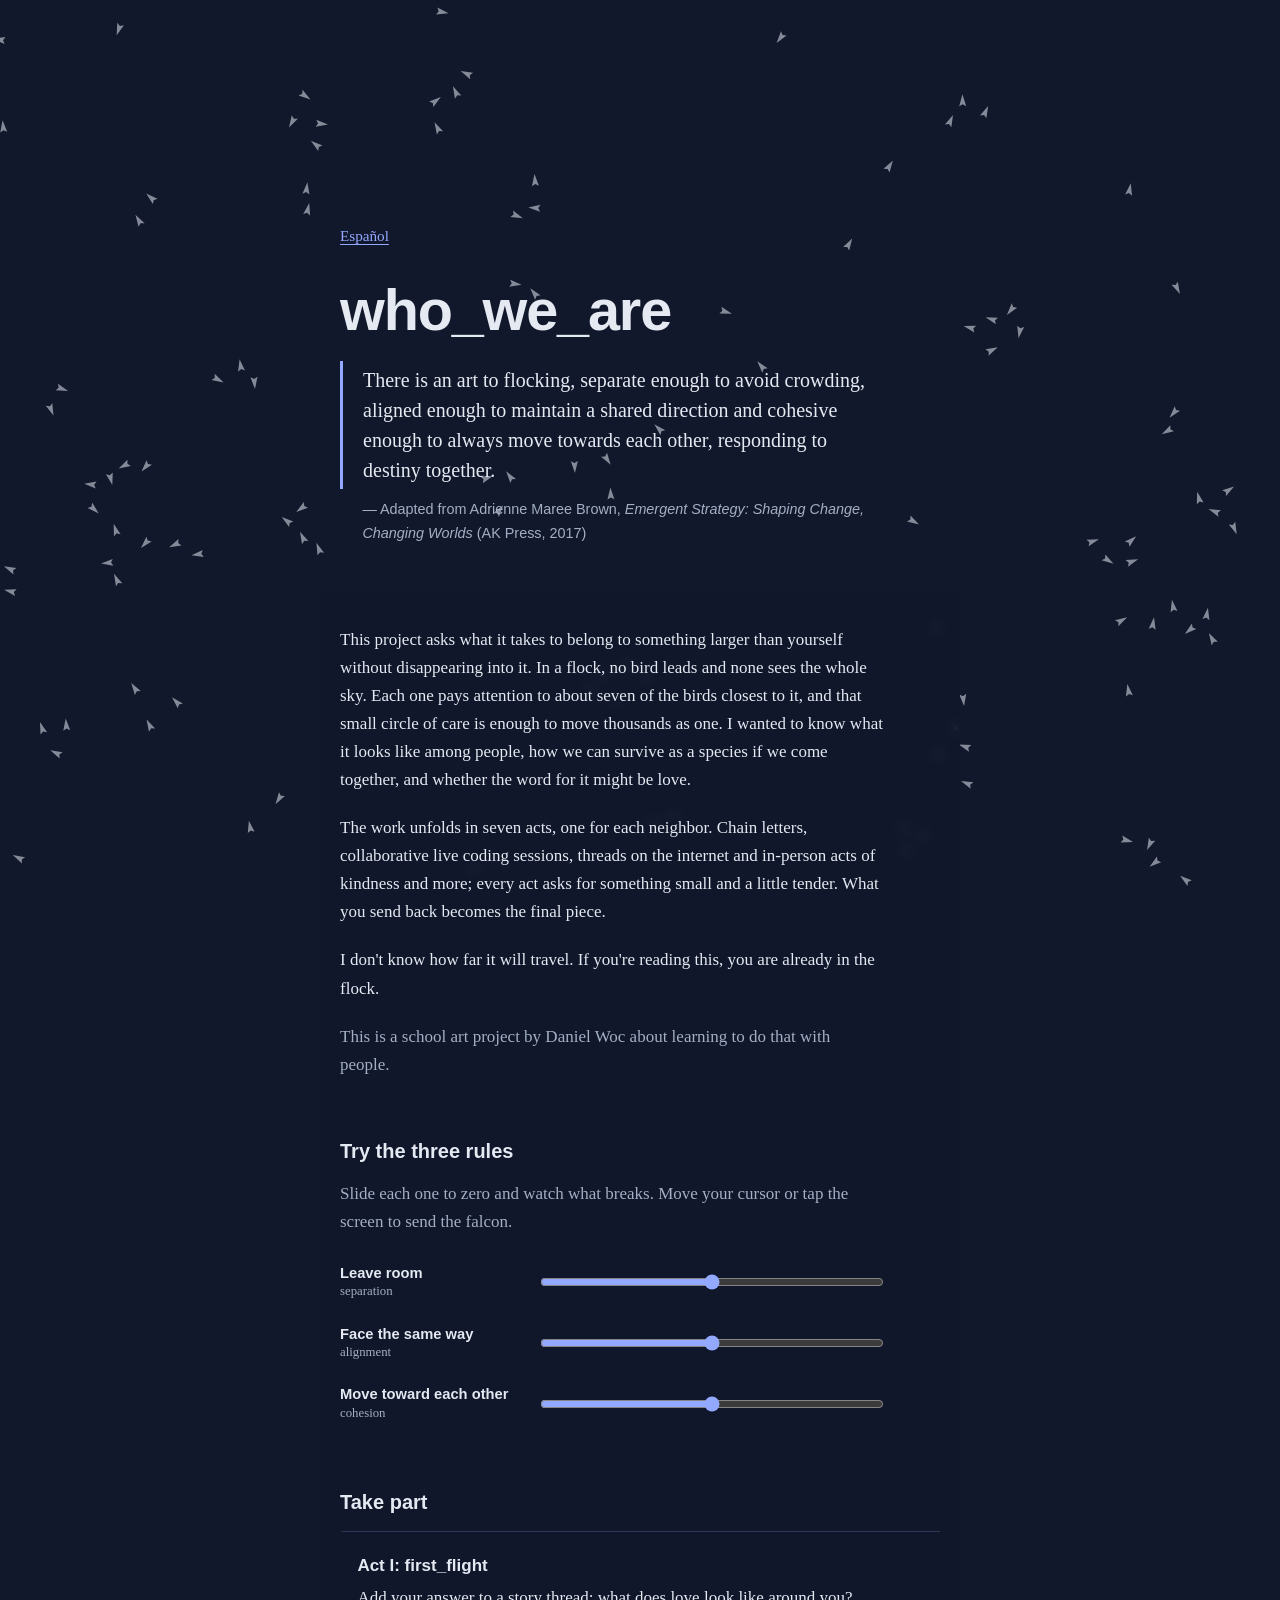
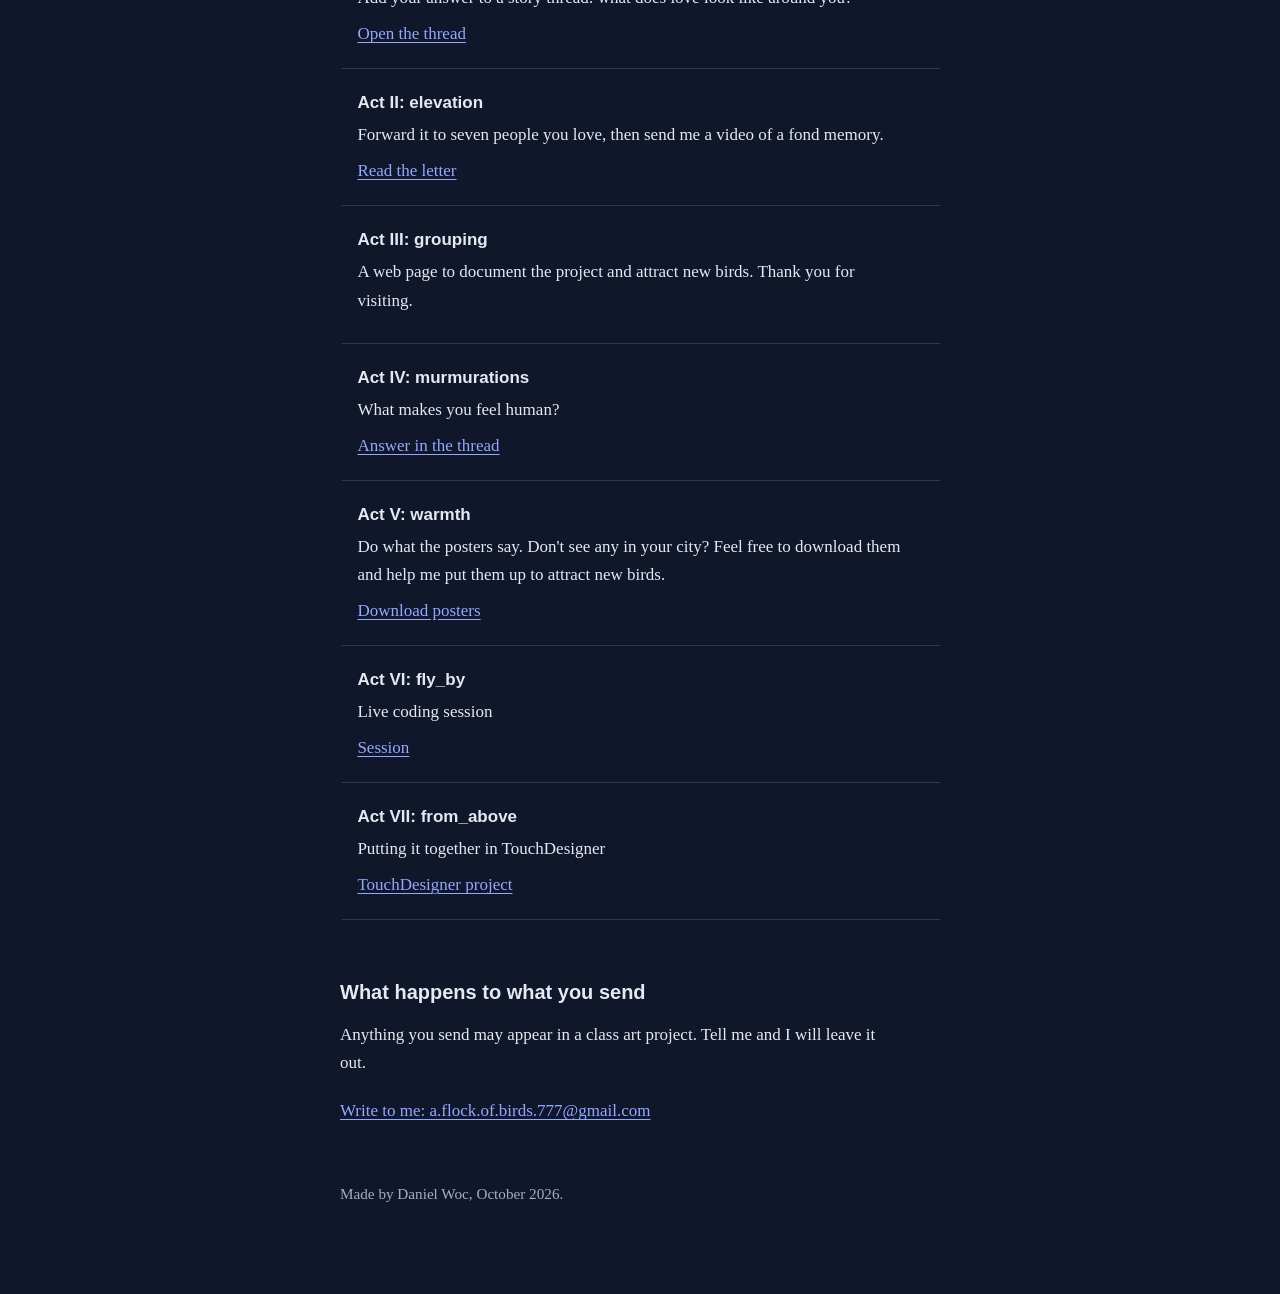
<file: Flocking/index.html>
<!doctype html>
<html lang="en">

<head>
    <meta charset="utf-8">
    <meta name="viewport" content="width=device-width, initial-scale=1">
    <title>who_we_are</title>
    <link rel="stylesheet" href="style.css">
</head>

<body>
    <canvas id="sky" aria-hidden="true"></canvas>
    <main class="wrap">
        <header class="hero">
            <p class="lang"><a href="index-es.html" hreflang="es" lang="es">Español</a></p>
            <h1>who_we_are</h1>
            <figure class="quote">
                <blockquote>
                    <p>There is an art to flocking, separate enough to avoid crowding, aligned enough to maintain a
                        shared direction and cohesive enough to always move towards each other, responding to destiny
                        together.</p>
                </blockquote>
                <figcaption>Adapted from Adrienne Maree Brown, <cite>Emergent Strategy: Shaping Change, Changing
                        Worlds</cite> (AK Press, 2017)</figcaption>
            </figure>
        </header>

        <div class="panel">
            <p>This project asks what it takes to belong to something larger than yourself without disappearing into it.
                In a flock, no bird leads and none sees the whole sky. Each one pays attention to about seven of the
                birds closest to it, and that small circle of care is enough to move thousands as one. I wanted to know
                what it looks like among people, how we can survive as a species if we come together, and whether the
                word for it might be love.</p>

            <p>The work unfolds in seven acts, one for each neighbor. Chain letters, collaborative live coding
                sessions, threads on the internet and in-person acts of kindness and more; every act asks for something
                small and a little tender. What you send back becomes the final piece.</p>

            <p>I don't know how far it will travel. If you're reading this, you are already in the flock.</p>

            <p class="soft">This is a school art project by Daniel Woc about learning to do that with people.</p>

            <h2>Try the three rules</h2>
            <p class="soft">Slide each one to zero and watch what breaks. Move your cursor or tap the screen to send the falcon.</p>
            <div class="ctl">
                  <label><span>Leave room</span><small>separation</small><input type="range" min="0" max="2" step="0.05" value="1" data-k="sep">                    </label>
                  <label><span>Face the same way</span><small>alignment</small><input type="range" min="0" max="2" step="0.05" value="1" data-k="ali"></label>
                  <label><span>Move toward each other</span><small>cohesion</small><input type="range" min="0" max="2" step="0.05" value="1" data-k="coh"></label>
            </div>

            <h2>Take part</h2>
            <div class="way" data-p="love">
                <strong>Act I: first_flight</strong>
                <p>Add your answer to a story thread: what does love look like around you?</p>
                <a href="https://www.instagram.com/stories/highlights/18009572453972535/" target="_blank"
                    rel="noopener">Open the thread</a>
            </div>
            <div class="way" data-p="letter">
                <strong>Act II: elevation</strong>
                <p>Forward it to seven people you love, then send me a video of a fond memory.</p>
                <a href="letter-en.txt" target="_blank" rel="noopener">Read the letter</a>
            </div>
              <div class="way" data-p="letter">
                <strong>Act III: grouping</strong>
                <p>A web page to document the project and attract new birds. Thank you for visiting. </p>
            </div>
            <div class="way" data-p="human">
                <strong>Act IV: murmurations </strong>
                <p>What makes you feel human?</p>
                <a
                    href="https://www.reddit.com/r/CasualConversation/comments/1wzpz0h/whats_a_moment_that_made_you_feel_human/">Answer
                    in the thread</a>
            </div>
            <div class="way" data-p="park">
                <strong>Act V: warmth</strong>
                <p>Do what the posters say. Don't see any in your city? Feel free to download them and help me put them up to attract new birds.</p>
                <a
                    href="https://drive.google.com/drive/folders/1-jIdugUN7gcYwlaLrsGHAgx5iNqsC8-g?usp=sharing">Download
                    posters</a>
            </div>
            <div class="way" data-p="park">
                <strong>Act VI: fly_by</strong>
                <p>Live coding session</p>
                <a
                    href="https://www.reddit.com/r/CasualConversation/comments/1wzpz0h/whats_a_moment_that_made_you_feel_human/">Session</a>
            </div>

            <div class="way" data-p="park">
                <strong>Act VII: from_above</strong>
                <p>Putting it together in TouchDesigner</p>
                <a
                    href="https://www.reddit.com/r/CasualConversation/comments/1wzpz0h/whats_a_moment_that_made_you_feel_human/">TouchDesigner
                    project</a>
            </div>

            <h2>What happens to what you send</h2>
            <p>Anything you send may appear in a class art project. Tell me and I will leave it out.</p>
            <p><a href="mailto:a.flock.of.birds.777@gmail.com">Write to me: a.flock.of.birds.777@gmail.com</a>
            </p>
            <footer>Made by Daniel Woc, October 2026.</footer>
        </div>
    </main>


    <script src="sketch.js"></script>
</body>

</html>
</file>
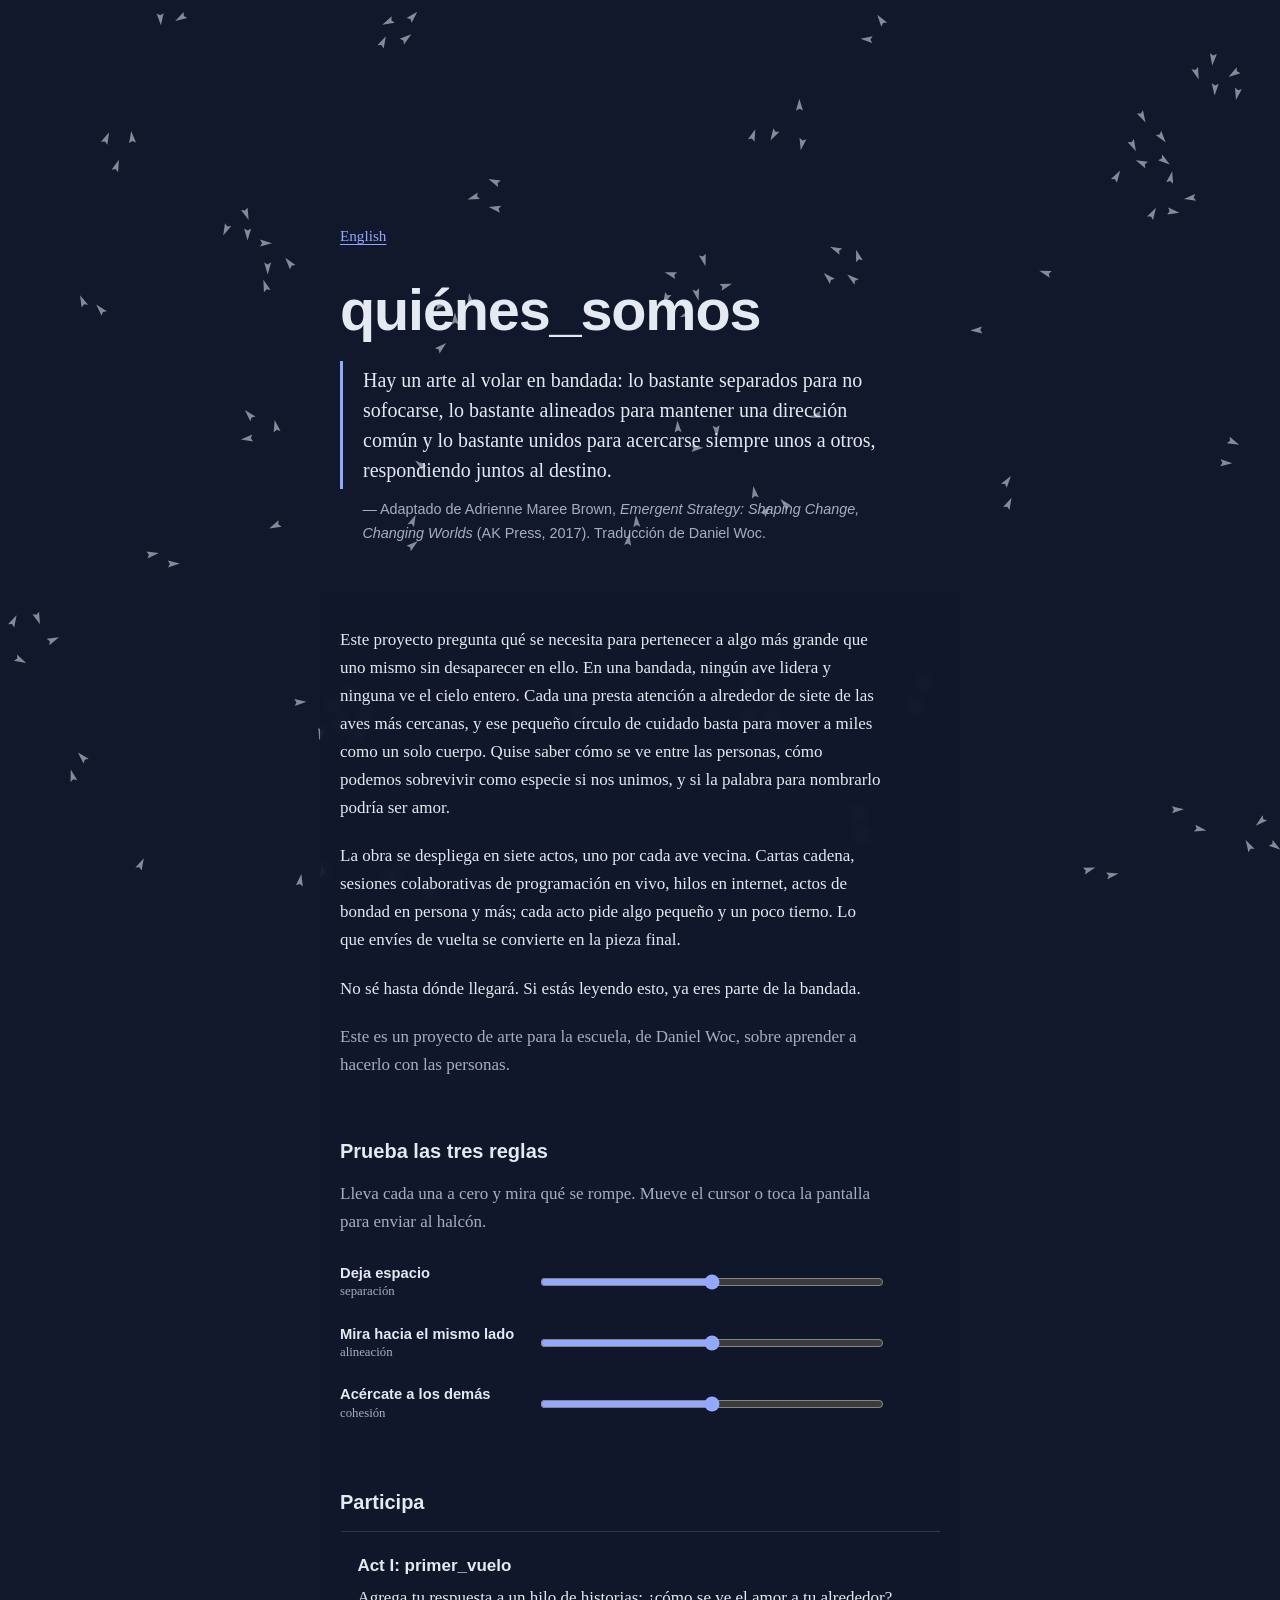
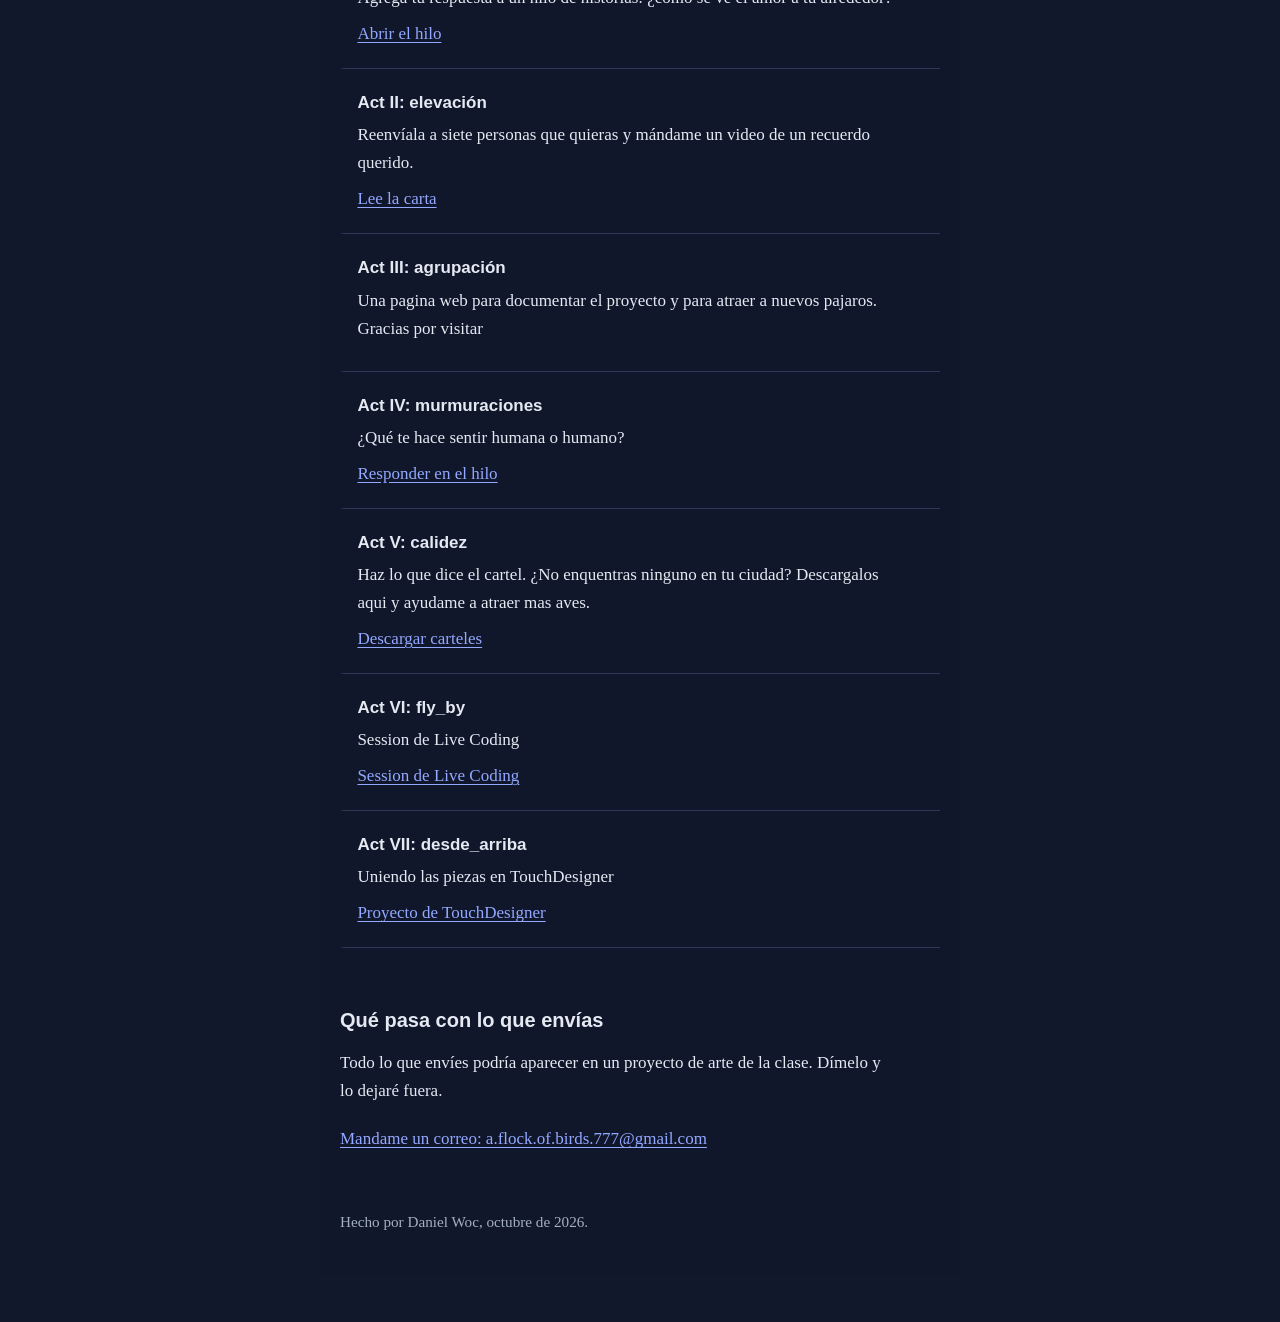
<file: Flocking/index-es.html>
<!doctype html>
<html lang="es">

<head>
    <meta charset="utf-8">
    <meta name="viewport" content="width=device-width, initial-scale=1">
    <title>quiénes_somos</title>
    <link rel="stylesheet" href="style.css">
</head>

<body>
    <canvas id="sky" aria-hidden="true"></canvas>
    <main class="wrap">
        <header class="hero">
            <p class="lang"><a href="index.html" hreflang="en" lang="en">English</a></p>
            <h1>quiénes_somos</h1>
            <figure class="quote">
                <blockquote>
                    <p>Hay un arte al volar en bandada: lo bastante separados para no sofocarse, lo bastante alineados
                        para mantener una dirección común y lo bastante unidos para acercarse siempre unos a otros,
                        respondiendo juntos al destino.</p>
                </blockquote>
                <figcaption>Adaptado de Adrienne Maree Brown, <cite>Emergent Strategy: Shaping Change, Changing
                        Worlds</cite> (AK Press, 2017). Traducción de Daniel Woc.</figcaption>
            </figure>
        </header>

        <div class="panel">
            <p>Este proyecto pregunta qué se necesita para pertenecer a algo más grande que uno mismo sin desaparecer
                en ello. En una bandada, ningún ave lidera y ninguna ve el cielo entero. Cada una presta atención a
                alrededor de siete de las aves más cercanas, y ese pequeño círculo de cuidado basta para mover a miles 
                como un solo cuerpo. Quise saber cómo se ve entre las personas, cómo podemos sobrevivir como especie 
                si nos unimos, y si la palabra para nombrarlo podría ser amor.</p>

            <p>La obra se despliega en siete actos, uno por cada ave vecina. Cartas cadena, sesiones colaborativas de
                programación en vivo, hilos en internet, actos de bondad en persona y más; cada acto pide algo pequeño y
                un poco tierno. Lo que envíes de vuelta se convierte en la pieza final.</p>

            <p>No sé hasta dónde llegará. Si estás leyendo esto, ya eres parte de la bandada.</p>

            <p class = "soft">Este es un proyecto de arte para la escuela, de Daniel Woc, sobre aprender a hacerlo con las personas.
            </p>

            <h2>Prueba las tres reglas</h2>
            <p class="soft">Lleva cada una a cero y mira qué se rompe. Mueve el cursor o toca la pantalla para enviar al halcón.</p>
            <div class="ctl">
                <label><span>Deja espacio</span><small>separación</small><input type="range" min="0" max="2" step="0.05"
                        value="1" data-k="sep"></label>
                <label><span>Mira hacia el mismo lado</span><small>alineación</small><input type="range" min="0" max="2"
                        step="0.05" value="1" data-k="ali"></label>
                <label><span>Acércate a los demás</span><small>cohesión</small><input type="range" min="0" max="2"
                        step="0.05" value="1" data-k="coh"></label>
            </div>

            <h2>Participa</h2>
            <div class="way" data-p="love">
                <strong>Act I: primer_vuelo</strong>
                <p>Agrega tu respuesta a un hilo de historias: ¿cómo se ve el amor a tu alrededor?</p>
                <a href="https://www.instagram.com/stories/highlights/18009572453972535/" target="_blank"
                    rel="noopener">Abrir el hilo</a>
            </div>
            <div class="way" data-p="letter">
                <strong>Act II: elevación </strong>
                <p>Reenvíala a siete personas que quieras y mándame un video de un recuerdo querido.</p>
                <a href="letter-es.txt" target="_blank" rel="noopener">Lee la carta</a>
            </div>
            <div class="way" data-p="letter">
                <strong>Act III: agrupación </strong>
                <p>Una pagina web para documentar el proyecto y para atraer a nuevos pajaros. Gracias por visitar</p>
            </div>
            <div class="way" data-p="human">
                <strong>Act IV: murmuraciones </strong>
                <p>¿Qué te hace sentir humana o humano?</p>
                <a href="https://www.reddit.com/r/CasualConversation/comments/1wzpz0h/whats_a_moment_that_made_you_feel_human/"
                    target="_blank" rel="noopener">Responder en el hilo</a>
            </div>
            <div class="way" data-p="park">
                <strong>Act V: calidez</strong>
                <p>Haz lo que dice el cartel. ¿No enquentras ninguno en tu ciudad? Descargalos aqui y ayudame a atraer mas aves.</p>
                <a
                    href="https://drive.google.com/drive/folders/16tzRQNJ4Z6oWMGorE9xoZe1fCIQL9aQC?usp=sharing">Descargar
                    carteles</a>
            </div>
            <div class="way" data-p="park">
                <strong>Act VI: fly_by</strong>
                <p>Session de Live Coding</p>
                <a
                    href="https://www.reddit.com/r/CasualConversation/comments/1wzpz0h/whats_a_moment_that_made_you_feel_human/">Session
                    de Live Coding</a>
            </div>
            <div class="way" data-p="park">
                <strong>Act VII: desde_arriba</strong>
                <p>Uniendo las piezas en TouchDesigner</p>
                <a
                    href="https://www.reddit.com/r/CasualConversation/comments/1wzpz0h/whats_a_moment_that_made_you_feel_human/">Proyecto
                    de TouchDesigner</a>
            </div>

            <h2>Qué pasa con lo que envías</h2>
            <p>Todo lo que envíes podría aparecer en un proyecto de arte de la clase. Dímelo y lo dejaré fuera.</p>
            <p><a href="mailto:a.flock.of.birds.777@gmail.com">Mandame un correo:
                    a.flock.of.birds.777@gmail.com</a></p>

            <footer>Hecho por Daniel Woc, octubre de 2026.</footer>
        </div>
    </main>

    <script src="sketch.js"></script>
</body>

</html>
</file>
<file: Flocking/style.css>
:root {
    --paper: #12182B;
    --ink: #E4E9F2;
    --soft: #A3AFC4;
    --line: #2D3858;
    --accent: #93A8FF
}

* {
    box-sizing: border-box
}

html {
    -webkit-text-size-adjust: 100%
}

body {
    margin: 0;
    background: var(--paper);
    color: var(--ink);
    font: 1.0625rem/1.65 "Iowan Old Style", "Palatino Linotype", Georgia, serif
}

h1,
h2,
.way strong,
label span,
figcaption {
    font-family: "Avenir Next", "Helvetica Neue", Arial, sans-serif
}

/* the flock is the page background */
#sky {
    position: fixed;
    top: 0;
    left: 0;
    width: 100%;
    height: 100%;
    z-index: -1;
    pointer-events: none
}

.wrap {
    max-width: 40rem;
    margin: 0 auto;
    padding: 0 1.25rem 3rem
}

.lang {
    margin: 3rem 0 0;
    font-size: .95rem
}

.hero {
    min-height: 66vh;
    min-height: 66svh;
    display: flex;
    flex-direction: column;
    justify-content: flex-end;
    padding-bottom: 3rem
}

.panel {
    margin: 0 -1.25rem;
    padding: 2rem 1.25rem 2.5rem;
    background: var(--paper);
    background: color-mix(in srgb, var(--paper) 82%, transparent);
    -webkit-backdrop-filter: blur(6px);
    backdrop-filter: blur(6px)
}

h1 {
    font-size: clamp(2.2rem, 8vw, 3.6rem);
    line-height: 1.05;
    letter-spacing: -.02em;
    margin: 0 0 1.25rem;
    padding: 2rem 2rem 0 0
}

h2 {
    font-size: 1.25rem;
    margin: 3.5rem 0 .75rem
}

.panel>p:first-child {
    margin-top: 0
}

p {
    margin: .5rem 0 1.25rem;
    max-width: 34rem
}

.soft {
    color: var(--soft)
}

.quote {
    margin: 0;
    max-width: 34rem
}

.quote blockquote {
    margin: 0;
    padding: .25rem 0 .25rem 1.25rem;
    border-left: 3px solid var(--accent);
    font-size: 1.25rem;
    line-height: 1.5;
}

.quote blockquote p {
    margin: 0
}

.quote figcaption {
    margin: .6rem 0 0 1.4rem;
    font-size: .9rem;
    color: var(--soft)
}

.quote figcaption::before {
    content: "\2014\00a0"
}

/* controls: three even rows inside the page */
.ctl {
    display: grid;
    grid-template-columns: minmax(0, 1fr);
    gap: .5rem;
    margin: 1.25rem 0 0;
    max-width: 34rem
}

.ctl label {
    display: grid;
    grid-template-columns: clamp(7.5rem, 36%, 11.5rem) minmax(0, 1fr);
    grid-template-rows: auto auto;
    column-gap: 1rem;
    align-items: center;
    min-height: 3.3rem;
    min-width: 0
}

.ctl label span {
    grid-column: 1;
    grid-row: 1;
    align-self: end;
    font-size: .92rem;
    font-weight: 700;
    line-height: 1.2
}

.ctl label small {
    grid-column: 1;
    grid-row: 2;
    align-self: start;
    margin: .1rem 0 0;
    font-size: .8rem;
    line-height: 1.2;
    color: var(--soft)
}

.ctl label input {
    grid-column: 2;
    grid-row: 1 / span 2;
    display: block;
    width: 100%;
    max-width: 100%;
    margin: 0;
    padding: 0;
    accent-color: var(--accent)
}

.way {
    border-top: 1px solid var(--line);
    border-left: 3px solid transparent;
    padding: 1.25rem 0 1.25rem .9rem
}

.way:last-of-type {
    border-bottom: 1px solid var(--line)
}

.way.here {
    border-left-color: var(--accent)
}

.way strong {
    display: block
}

.way p {
    margin: .25rem 0 .5rem
}

a {
    color: var(--accent);
    text-underline-offset: .2em
}

a:focus-visible,
input:focus-visible {
    outline: 3px solid var(--accent);
    outline-offset: 3px
}

footer {
    margin: 3.5rem 0 0;
    color: var(--soft);
    font-size: .95rem
}
</file>
